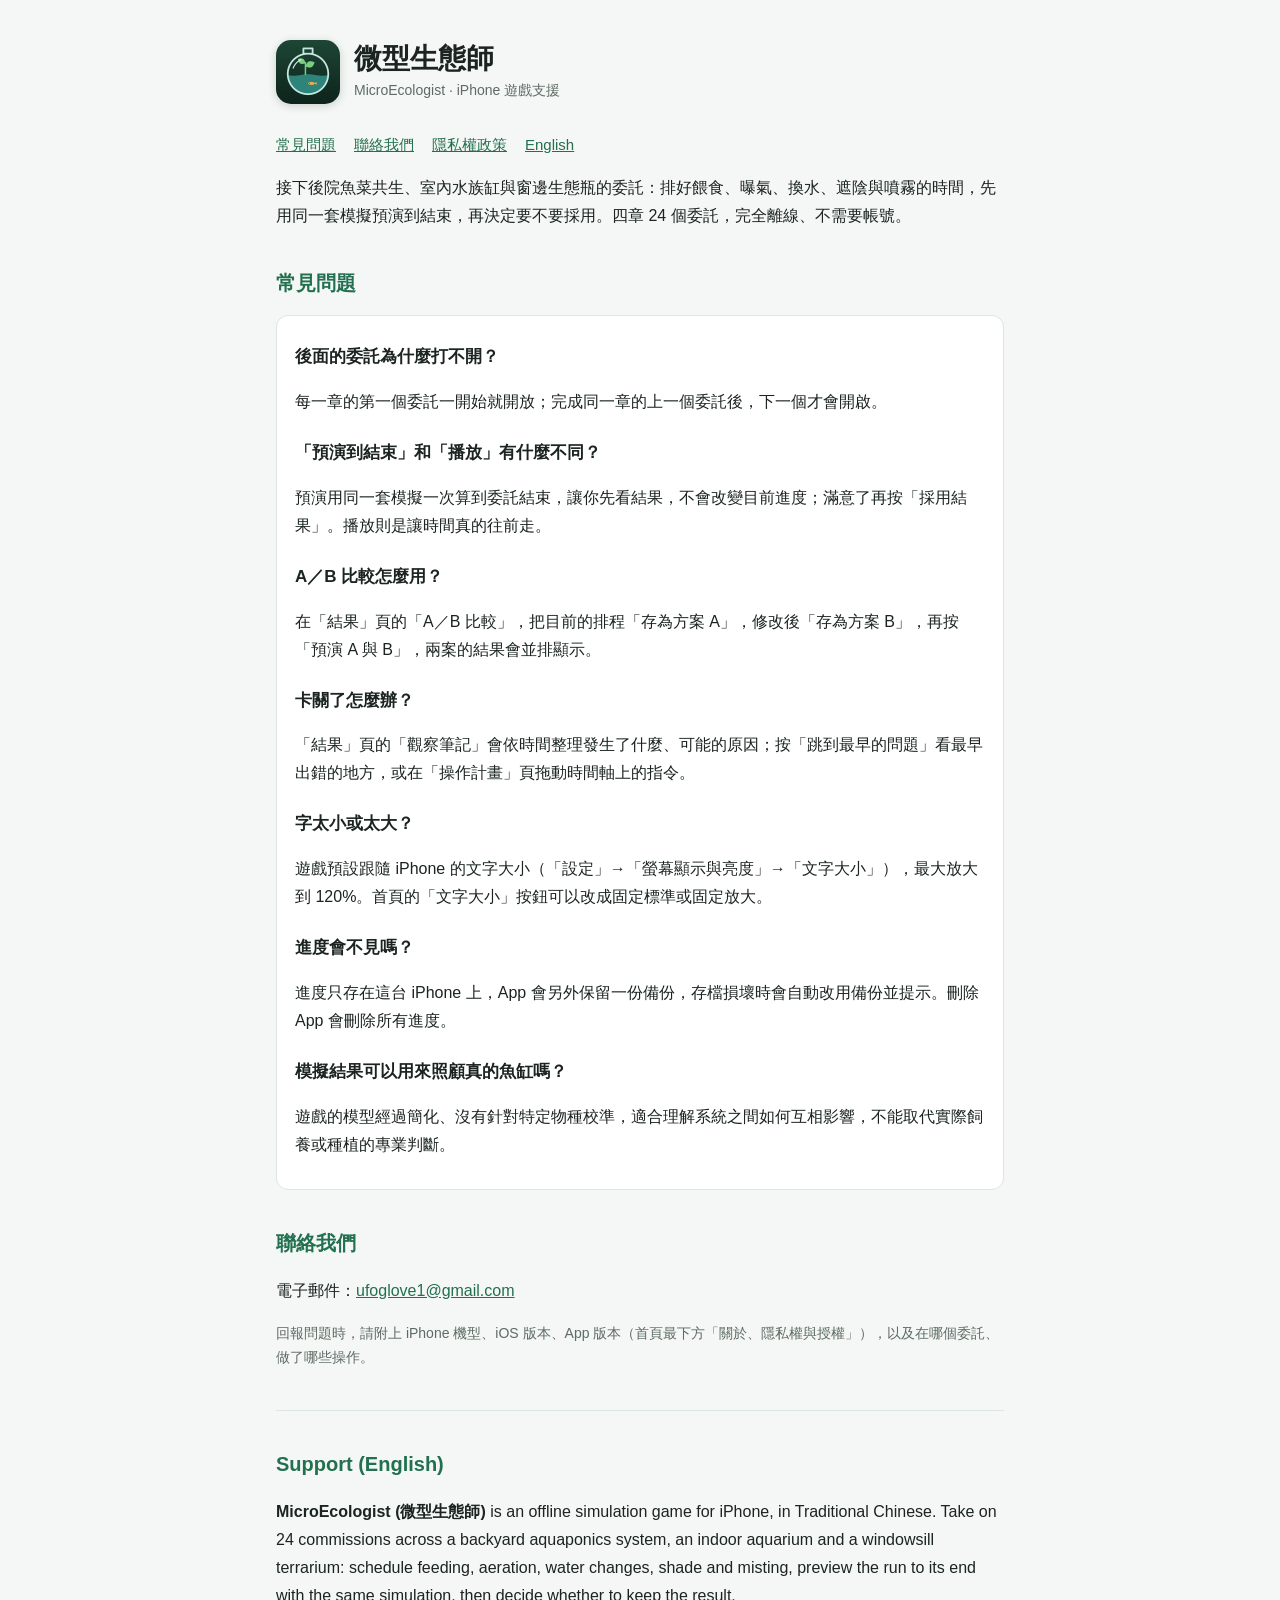
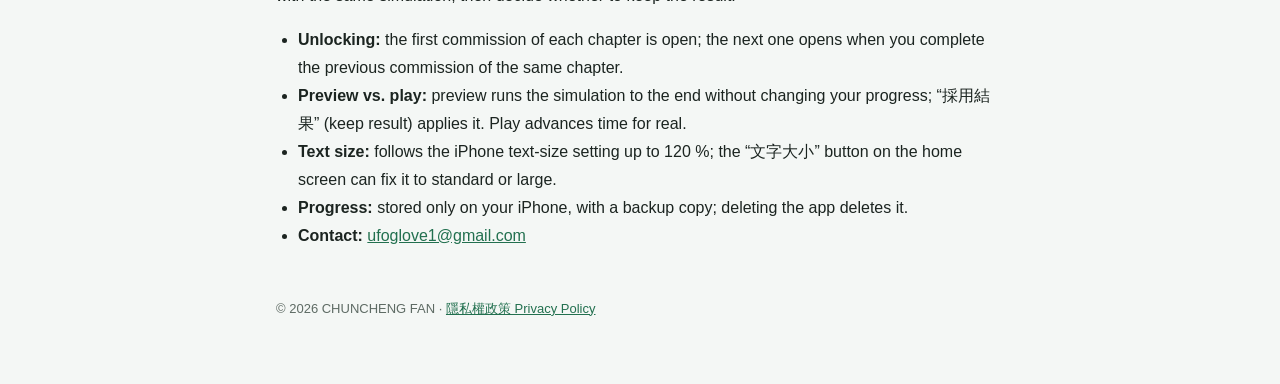
<file: index.html>
<!doctype html>
<html lang="zh-Hant">
<head>
<meta charset="utf-8">
<meta name="viewport" content="width=device-width, initial-scale=1">
<title>微型生態師 支援</title>
<meta name="description" content="微型生態師（MicroEcologist）iPhone 遊戲的常見問題與聯絡方式。">
<link rel="icon" href="icon.png">
<link rel="stylesheet" href="style.css">
</head>
<body>
<main>
<header>
  <img src="icon.png" alt="微型生態師 App 圖示">
  <div><h1>微型生態師</h1><p class="sub">MicroEcologist · iPhone 遊戲支援</p></div>
</header>
<nav><a href="#faq">常見問題</a><a href="#contact">聯絡我們</a><a href="privacy.html">隱私權政策</a><a href="#en">English</a></nav>

<p>接下後院魚菜共生、室內水族缸與窗邊生態瓶的委託：排好餵食、曝氣、換水、遮陰與噴霧的時間，先用同一套模擬預演到結束，再決定要不要採用。四章 24 個委託，完全離線、不需要帳號。</p>

<h2 id="faq">常見問題</h2>
<div class="card">
  <h3>後面的委託為什麼打不開？</h3>
  <p>每一章的第一個委託一開始就開放；完成同一章的上一個委託後，下一個才會開啟。</p>
  <h3>「預演到結束」和「播放」有什麼不同？</h3>
  <p>預演用同一套模擬一次算到委託結束，讓你先看結果，不會改變目前進度；滿意了再按「採用結果」。播放則是讓時間真的往前走。</p>
  <h3>A／B 比較怎麼用？</h3>
  <p>在「結果」頁的「A／B 比較」，把目前的排程「存為方案 A」，修改後「存為方案 B」，再按「預演 A 與 B」，兩案的結果會並排顯示。</p>
  <h3>卡關了怎麼辦？</h3>
  <p>「結果」頁的「觀察筆記」會依時間整理發生了什麼、可能的原因；按「跳到最早的問題」看最早出錯的地方，或在「操作計畫」頁拖動時間軸上的指令。</p>
  <h3>字太小或太大？</h3>
  <p>遊戲預設跟隨 iPhone 的文字大小（「設定」→「螢幕顯示與亮度」→「文字大小」），最大放大到 120%。首頁的「文字大小」按鈕可以改成固定標準或固定放大。</p>
  <h3>進度會不見嗎？</h3>
  <p>進度只存在這台 iPhone 上，App 會另外保留一份備份，存檔損壞時會自動改用備份並提示。刪除 App 會刪除所有進度。</p>
  <h3>模擬結果可以用來照顧真的魚缸嗎？</h3>
  <p>遊戲的模型經過簡化、沒有針對特定物種校準，適合理解系統之間如何互相影響，不能取代實際飼養或種植的專業判斷。</p>
</div>

<h2 id="contact">聯絡我們</h2>
<p>電子郵件：<a href="mailto:ufoglove1@gmail.com?subject=%E5%BE%AE%E5%9E%8B%E7%94%9F%E6%85%8B%E5%B8%AB%20%E6%94%AF%E6%8F%B4">ufoglove1@gmail.com</a></p>
<p class="muted">回報問題時，請附上 iPhone 機型、iOS 版本、App 版本（首頁最下方「關於、隱私權與授權」），以及在哪個委託、做了哪些操作。</p>

<hr>
<h2 id="en">Support (English)</h2>
<p><strong>MicroEcologist (微型生態師)</strong> is an offline simulation game for iPhone, in Traditional Chinese. Take on 24 commissions across a backyard aquaponics system, an indoor aquarium and a windowsill terrarium: schedule feeding, aeration, water changes, shade and misting, preview the run to its end with the same simulation, then decide whether to keep the result.</p>
<ul>
  <li><strong>Unlocking:</strong> the first commission of each chapter is open; the next one opens when you complete the previous commission of the same chapter.</li>
  <li><strong>Preview vs. play:</strong> preview runs the simulation to the end without changing your progress; “採用結果” (keep result) applies it. Play advances time for real.</li>
  <li><strong>Text size:</strong> follows the iPhone text-size setting up to 120 %; the “文字大小” button on the home screen can fix it to standard or large.</li>
  <li><strong>Progress:</strong> stored only on your iPhone, with a backup copy; deleting the app deletes it.</li>
  <li><strong>Contact:</strong> <a href="mailto:ufoglove1@gmail.com">ufoglove1@gmail.com</a></li>
</ul>
<footer>© 2026 CHUNCHENG FAN · <a href="privacy.html">隱私權政策 Privacy Policy</a></footer>
</main>
</body>
</html>
</file>
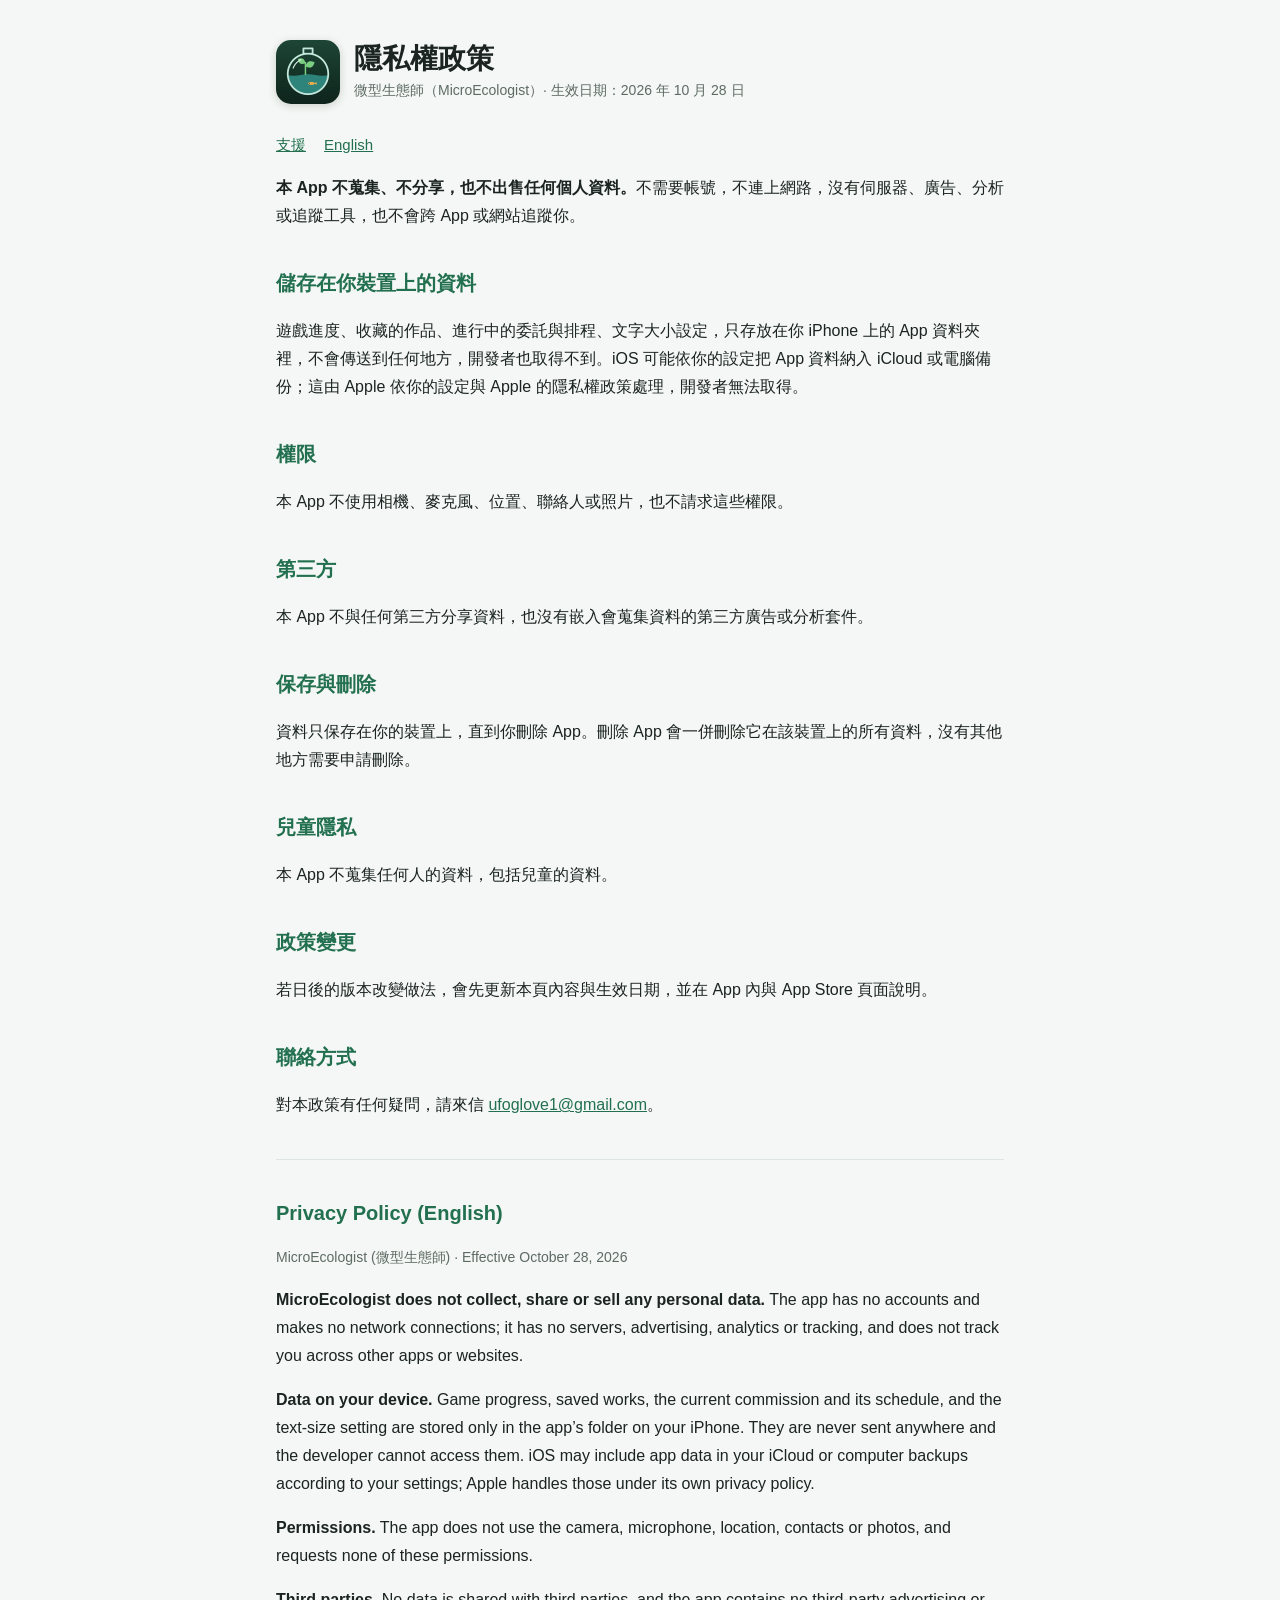
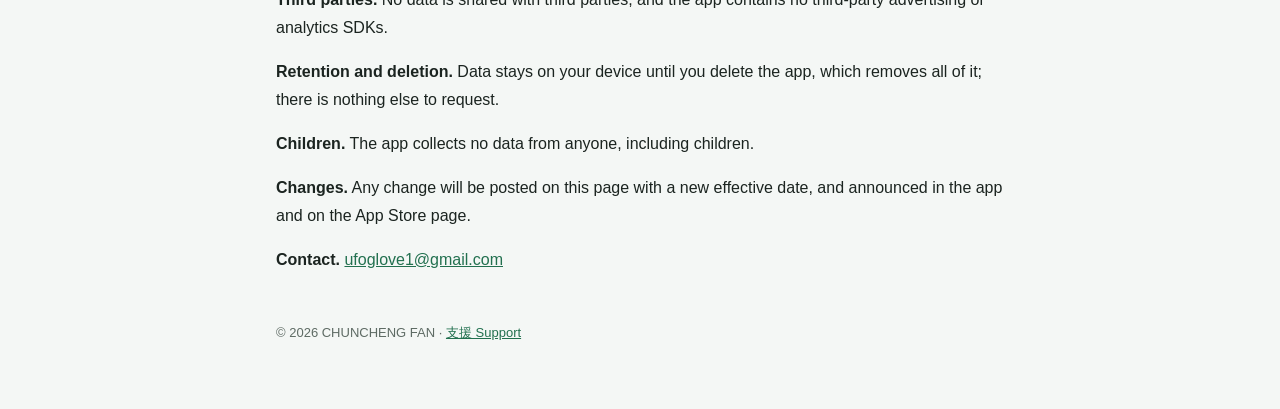
<file: privacy.html>
<!doctype html>
<html lang="zh-Hant">
<head>
<meta charset="utf-8">
<meta name="viewport" content="width=device-width, initial-scale=1">
<title>微型生態師 隱私權政策</title>
<meta name="description" content="微型生態師（MicroEcologist）的隱私權政策：不蒐集任何個人資料。">
<link rel="icon" href="icon.png">
<link rel="stylesheet" href="style.css">
</head>
<body>
<main>
<header>
  <img src="icon.png" alt="微型生態師 App 圖示">
  <div><h1>隱私權政策</h1><p class="sub">微型生態師（MicroEcologist）· 生效日期：2026 年 10 月 28 日</p></div>
</header>
<nav><a href="index.html">支援</a><a href="#en">English</a></nav>

<p><strong>本 App 不蒐集、不分享，也不出售任何個人資料。</strong>不需要帳號，不連上網路，沒有伺服器、廣告、分析或追蹤工具，也不會跨 App 或網站追蹤你。</p>

<h2>儲存在你裝置上的資料</h2>
<p>遊戲進度、收藏的作品、進行中的委託與排程、文字大小設定，只存放在你 iPhone 上的 App 資料夾裡，不會傳送到任何地方，開發者也取得不到。iOS 可能依你的設定把 App 資料納入 iCloud 或電腦備份；這由 Apple 依你的設定與 Apple 的隱私權政策處理，開發者無法取得。</p>

<h2>權限</h2>
<p>本 App 不使用相機、麥克風、位置、聯絡人或照片，也不請求這些權限。</p>

<h2>第三方</h2>
<p>本 App 不與任何第三方分享資料，也沒有嵌入會蒐集資料的第三方廣告或分析套件。</p>

<h2>保存與刪除</h2>
<p>資料只保存在你的裝置上，直到你刪除 App。刪除 App 會一併刪除它在該裝置上的所有資料，沒有其他地方需要申請刪除。</p>

<h2>兒童隱私</h2>
<p>本 App 不蒐集任何人的資料，包括兒童的資料。</p>

<h2>政策變更</h2>
<p>若日後的版本改變做法，會先更新本頁內容與生效日期，並在 App 內與 App Store 頁面說明。</p>

<h2>聯絡方式</h2>
<p>對本政策有任何疑問，請來信 <a href="mailto:ufoglove1@gmail.com">ufoglove1@gmail.com</a>。</p>

<hr>
<h2 id="en">Privacy Policy (English)</h2>
<p class="muted">MicroEcologist (微型生態師) · Effective October 28, 2026</p>
<p><strong>MicroEcologist does not collect, share or sell any personal data.</strong> The app has no accounts and makes no network connections; it has no servers, advertising, analytics or tracking, and does not track you across other apps or websites.</p>
<p><strong>Data on your device.</strong> Game progress, saved works, the current commission and its schedule, and the text-size setting are stored only in the app’s folder on your iPhone. They are never sent anywhere and the developer cannot access them. iOS may include app data in your iCloud or computer backups according to your settings; Apple handles those under its own privacy policy.</p>
<p><strong>Permissions.</strong> The app does not use the camera, microphone, location, contacts or photos, and requests none of these permissions.</p>
<p><strong>Third parties.</strong> No data is shared with third parties, and the app contains no third-party advertising or analytics SDKs.</p>
<p><strong>Retention and deletion.</strong> Data stays on your device until you delete the app, which removes all of it; there is nothing else to request.</p>
<p><strong>Children.</strong> The app collects no data from anyone, including children.</p>
<p><strong>Changes.</strong> Any change will be posted on this page with a new effective date, and announced in the app and on the App Store page.</p>
<p><strong>Contact.</strong> <a href="mailto:ufoglove1@gmail.com">ufoglove1@gmail.com</a></p>
<footer>© 2026 CHUNCHENG FAN · <a href="index.html">支援 Support</a></footer>
</main>
</body>
</html>
</file>
<file: style.css>
:root { --bg: #F4F7F5; --panel: #FFFFFF; --text: #1B2420; --muted: #5E6B64; --accent: #22704F; --line: #DDE5E0; }
@media (prefers-color-scheme: dark) { :root { --bg: #111613; --panel: #19211D; --text: #E9EFEB; --muted: #9AA8A0; --accent: #6CC39B; --line: #27322C; } }
* { box-sizing: border-box; }
body { margin: 0; background: var(--bg); color: var(--text); font: 16px/1.75 -apple-system, BlinkMacSystemFont, "PingFang TC", "Noto Sans TC", "Segoe UI", sans-serif; }
main { max-width: 760px; margin: 0 auto; padding: 40px 16px 64px; }
header { display: flex; align-items: center; gap: 14px; margin-bottom: 28px; }
header img { width: 64px; height: 64px; border-radius: 15px; box-shadow: 0 2px 8px rgba(20, 40, 30, .18); }
h1 { font-size: 28px; margin: 0; line-height: 1.2; }
.sub { color: var(--muted); margin: 2px 0 0; font-size: 14px; }
h2 { font-size: 20px; margin: 36px 0 10px; color: var(--accent); }
h3 { font-size: 17px; margin: 22px 0 6px; }
.muted { color: var(--muted); font-size: 14px; }
a { color: var(--accent); }
nav { display: flex; gap: 18px; flex-wrap: wrap; margin-bottom: 8px; font-size: 15px; }
.card { background: var(--panel); border: 1px solid var(--line); border-radius: 12px; padding: 4px 18px 14px; margin-top: 14px; }
ul { padding-left: 22px; }
hr { border: 0; border-top: 1px solid var(--line); margin: 40px 0 24px; }
footer { color: var(--muted); font-size: 13px; margin-top: 48px; }
</file>
